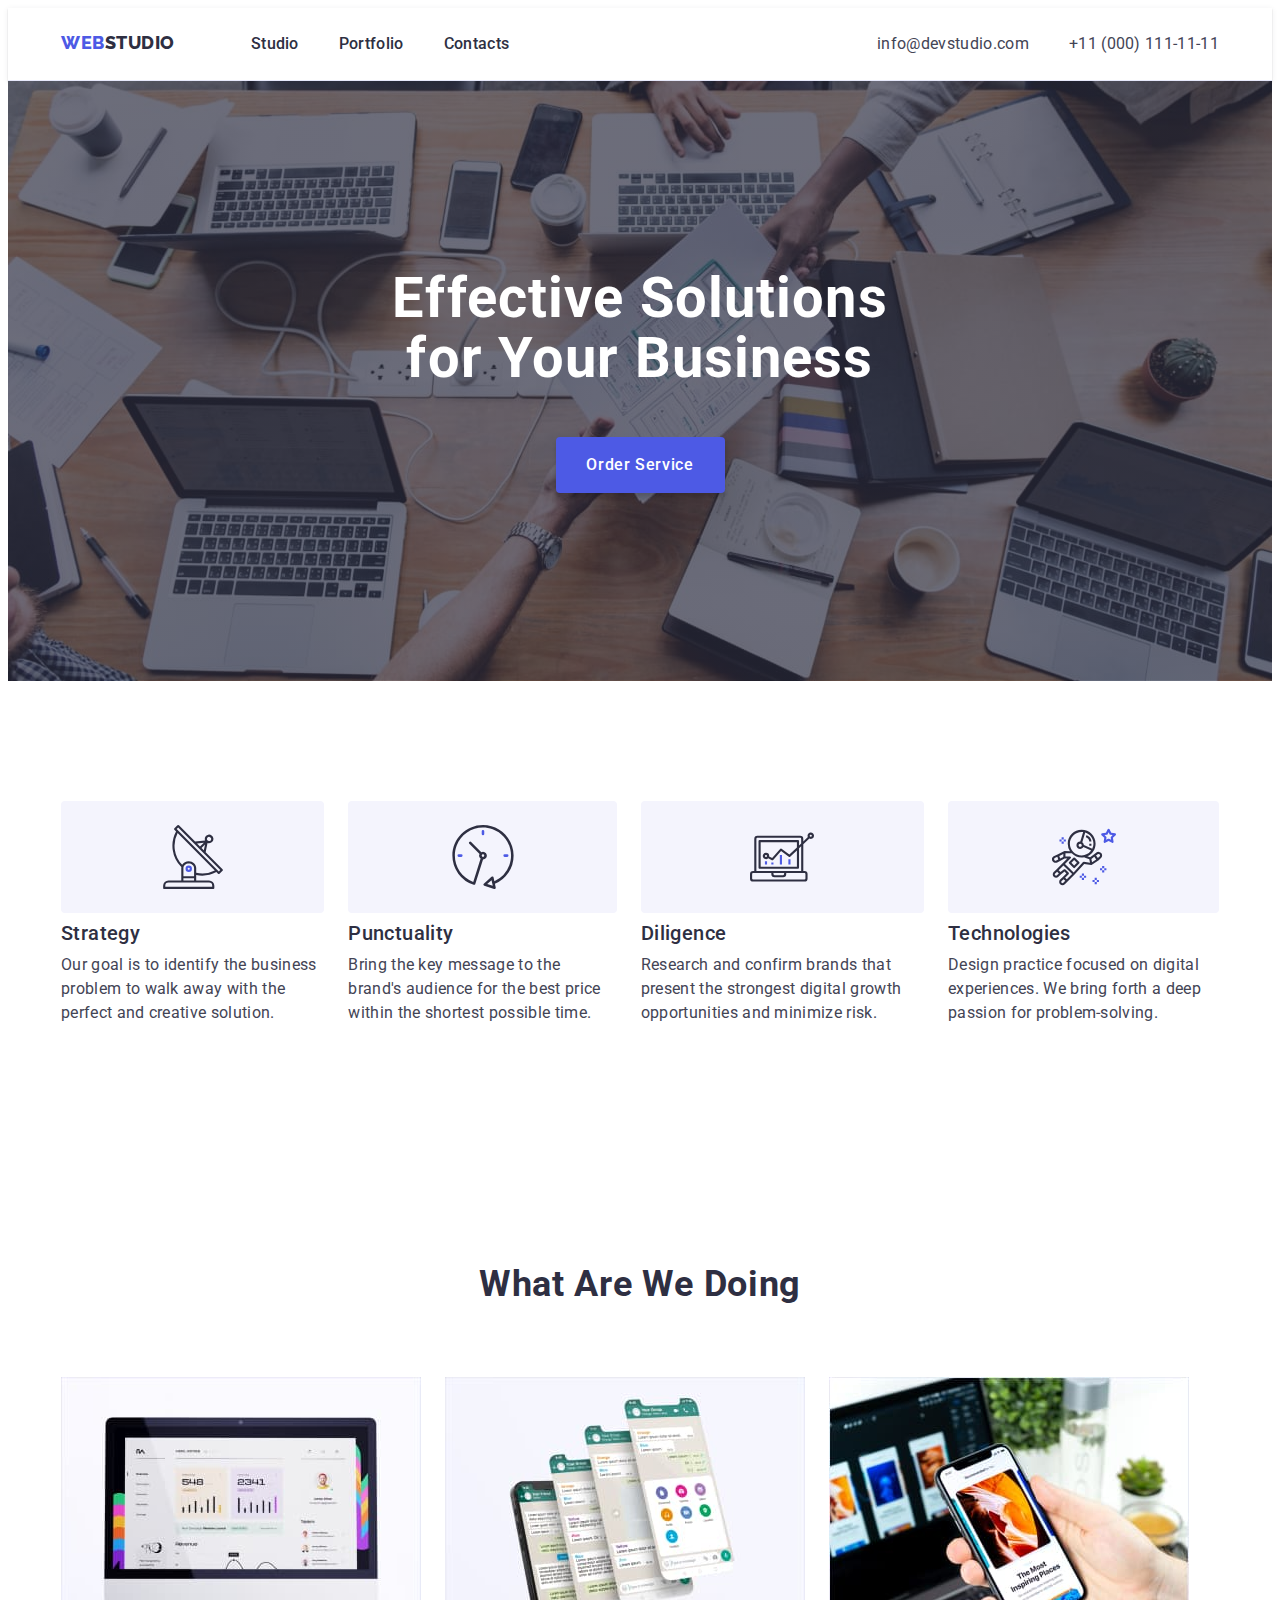
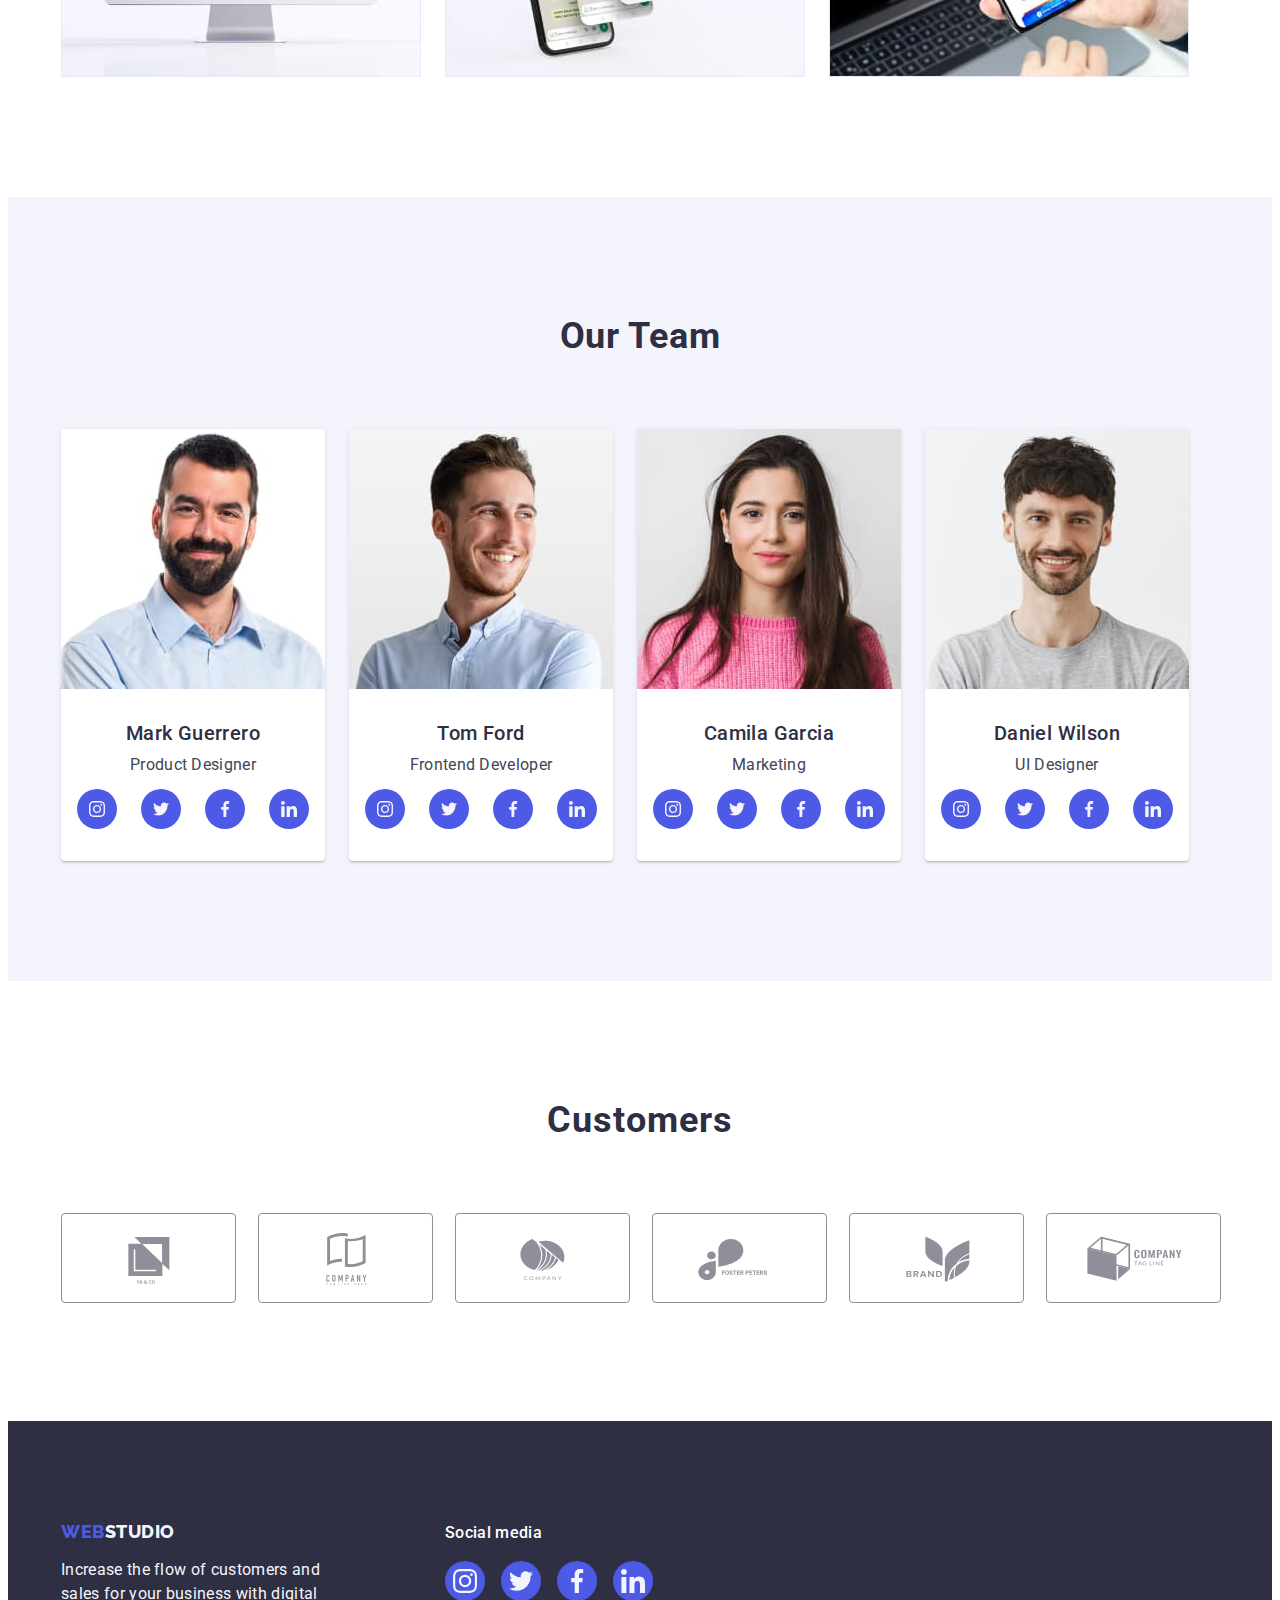
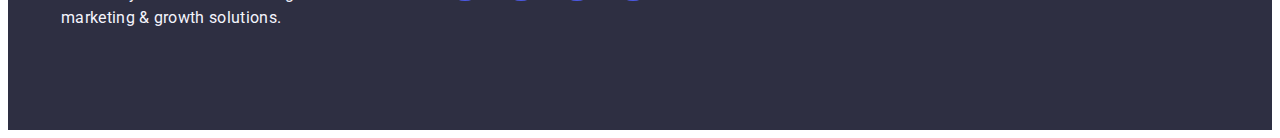
<file: index.html>
<!DOCTYPE html>
<html lang="en">
  <head>
    <meta charset="UTF-8" />
    <meta http-equiv="X-UA-Compatible" content="IE=edge" />
    <meta name="viewport" content="width=device-width, initial-scale=1.0" />
    <title>Document</title>
    <link rel="preconnect" href="https://fonts.googleapis.com" />
    <link rel="preconnect" href="https://fonts.gstatic.com" crossorigin />
    <link
      href="https://fonts.googleapis.com/css2?family=Raleway:wght@800&family=Roboto:wght@400;500;700;900&display=swap"
      rel="stylesheet"
    />
    <link
      rel="stylesheet"
      href="https://cdnjs.cloudflare.com/ajax/libs/modern-normalize/2.0.0/modern-normalize.min.css"
      integrity="sha512-4xo8blKMVCiXpTaLzQSLSw3KFOVPWhm/TRtuPVc4WG6kUgjH6J03IBuG7JZPkcWMxJ5huwaBpOpnwYElP/m6wg=="
      crossorigin="anonymous"
      referrerpolicy="no-referrer"
    />
    <link href="./css/styles.css" rel="stylesheet" />
  </head>
  <body>
    <header class="header">
      <div class="container">
        <nav class="header-nav">
          <a class="logo-link reset-link" href="./index.html"
            >WEB<span class="logo-sec-dark-color">STUDIO</span></a
          >
          <ul class="header-list reset-list">
            <li class="header-item">
              <a class="header-item-link reset-link" href="./index.html"
                >Studio</a
              >
            </li>
            <li class="header-item">
              <a class="header-item-link reset-link" href="./portfolio.html"
                >Portfolio</a
              >
            </li>
            <li class="header-item">
              <a class="header-item-link reset-link" href="">Contacts</a>
            </li>
          </ul>
        </nav>

        <address class="header-address">
          <ul class="header-address-list reset-list">
            <li class="header-address-item">
              <a
                class="header-address-link reset-link"
                href="mailto:info@devstudio.com"
                >info@devstudio.com</a
              >
            </li>
            <li class="header-address-item">
              <a class="header-address-link reset-link" href="tel:+110001111111"
                >+11 (000) 111-11-11</a
              >
            </li>
          </ul>
        </address>
      </div>
    </header>

    <main>
      <section class="hero">
        <div class="container">
          <h1 class="hero-title">Effective Solutions for Your Business</h1>
          <button type="button" class="hero-btn">Order Service</button>
        </div>
      </section>
      <section class="Features section">
        <div class="container">
          <h2 class="visually-hidden">Features</h2>
          <ul class="reset-list features-list">
            <li class="features-item">
              <div class="features-svg-container">
                <svg class="features-svg" width="64" height="64">
                  <use href="./images/icons.svg#icon-antenna-1"></use>
                </svg>
              </div>
              <h3 class="features-item-title">Strategy</h3>
              <p class="features-item-text">
                Our goal is to identify the business problem to walk away with
                the perfect and creative solution.
              </p>
            </li>
            <li class="features-item">
              <div class="features-svg-container">
                <svg class="features-svg" width="64" height="64">
                  <use href="./images/icons.svg#icon-clock-1"></use>
                </svg>
              </div>
              <h3 class="features-item-title">Punctuality</h3>
              <p class="features-item-text">
                Bring the key message to the brand's audience for the best price
                within the shortest possible time.
              </p>
            </li>
            <li class="features-item">
              <div class="features-svg-container">
                <svg class="features-svg" width="64" height="64">
                  <use href="./images/icons.svg#icon-diagram-1"></use>
                </svg>
              </div>
              <h3 class="features-item-title">Diligence</h3>
              <p class="features-item-text">
                Research and confirm brands that present the strongest digital
                growth opportunities and minimize risk.
              </p>
            </li>
            <li class="features-item">
              <div class="features-svg-container">
                <svg class="features-svg" width="64" height="64">
                  <use href="./images/icons.svg#icon-astronaut-1"></use>
                </svg>
              </div>
              <h3 class="features-item-title">Technologies</h3>
              <p class="features-item-text">
                Design practice focused on digital experiences. We bring forth a
                deep passion for problem-solving.
              </p>
            </li>
          </ul>
        </div>
      </section>
      <section class="examples section">
        <div class="container">
          <h2 class="examples-title">What are we doing</h2>
          <ul class="examples-list reset-list">
            <li class="examples-item">
              <img
                src="./images/img-1.jpg"
                alt="Algorithm design"
                width="360"
              />
            </li>
            <li class="examples-item">
              <img
                src="./images/img-2.jpg"
                alt="Work with mobile platforms"
                width="360"
              />
            </li>
            <li class="examples-item">
              <img
                src="./images/img-3.jpg"
                alt="Choosing the right color"
                width="360"
              />
            </li>
          </ul>
        </div>
      </section>
      <section class="team section">
        <div class="container">
          <h2 class="team-title">Our Team</h2>
          <ul class="team-list reset-list">
            <li class="team-item">
              <img src="./images/img-4.jpg" alt="Mark Guerrero" width="264" />
              <div class="team-item-container">
                <h3 class="team-item-title">Mark Guerrero</h3>
                <p class="team-item-text">Product Designer</p>
                <ul class="team-soc-list reset-list">
                  <li class="team-soc-item">
                    <a
                      class="team-soc-link reset-link"
                      target="_blank"
                      rel="no-referrer noopener"
                      href=""
                    >
                      <svg class="team-soc-icon" width="16" height="16">
                        <use href="./images/icons.svg#icon-instagram-2"></use>
                      </svg>
                    </a>
                  </li>
                  <li class="team-soc-item">
                    <a
                      class="team-soc-link reset-link"
                      target="_blank"
                      rel="no-referrer noopener"
                      href=""
                    >
                      <svg class="team-soc-icon" width="16" height="16">
                        <use href="./images/icons.svg#icon-twitter-1"></use>
                      </svg>
                    </a>
                  </li>
                  <li class="team-soc-item">
                    <a
                      class="team-soc-link reset-link"
                      target="_blank"
                      rel="no-referrer noopener"
                      href=""
                    >
                      <svg class="team-soc-icon" width="16" height="16">
                        <use href="./images/icons.svg#icon-facebook-1-1"></use>
                      </svg>
                    </a>
                  </li>
                  <li class="team-soc-item">
                    <a
                      class="team-soc-link reset-link"
                      target="_blank"
                      rel="no-referrer noopener"
                      href=""
                    >
                      <svg class="team-soc-icon" width="16" height="16">
                        <use href="./images/icons.svg#icon-linkedin-1-1"></use>
                      </svg>
                    </a>
                  </li>
                </ul>
              </div>
            </li>
            <li class="team-item">
              <img src="./images/img-5.jpg" alt="Tom Ford" width="264" />
              <div class="team-item-container">
                <h3 class="team-item-title">Tom Ford</h3>
                <p class="team-item-text">Frontend Developer</p>
                <ul class="team-soc-list reset-list">
                  <li class="team-soc-item">
                    <a
                      class="team-soc-link reset-link"
                      target="_blank"
                      rel="no-referrer noopener"
                      href=""
                    >
                      <svg class="team-soc-icon" width="16" height="16">
                        <use href="./images/icons.svg#icon-instagram-2"></use>
                      </svg>
                    </a>
                  </li>
                  <li class="team-soc-item">
                    <a
                      class="team-soc-link reset-link"
                      target="_blank"
                      rel="no-referrer noopener"
                      href=""
                    >
                      <svg class="team-soc-icon" width="16" height="16">
                        <use href="./images/icons.svg#icon-twitter-1"></use>
                      </svg>
                    </a>
                  </li>
                  <li class="team-soc-item">
                    <a
                      class="team-soc-link reset-link"
                      target="_blank"
                      rel="no-referrer noopener"
                      href=""
                    >
                      <svg class="team-soc-icon" width="16" height="16">
                        <use href="./images/icons.svg#icon-facebook-1-1"></use>
                      </svg>
                    </a>
                  </li>
                  <li class="team-soc-item">
                    <a
                      class="team-soc-link reset-link"
                      target="_blank"
                      rel="no-referrer noopener"
                      href=""
                    >
                      <svg class="team-soc-icon" width="16" height="16">
                        <use href="./images/icons.svg#icon-linkedin-1-1"></use>
                      </svg>
                    </a>
                  </li>
                </ul>
              </div>
            </li>
            <li class="team-item">
              <img src="./images/img-6.jpg" alt="Camila Garcia" width="264" />
              <div class="team-item-container">
                <h3 class="team-item-title">Camila Garcia</h3>
                <p class="team-item-text">Marketing</p>
                <ul class="team-soc-list reset-list">
                  <li class="team-soc-item">
                    <a
                      class="team-soc-link reset-link"
                      target="_blank"
                      rel="no-referrer noopener"
                      href=""
                    >
                      <svg class="team-soc-icon" width="16" height="16">
                        <use href="./images/icons.svg#icon-instagram-2"></use>
                      </svg>
                    </a>
                  </li>
                  <li class="team-soc-item">
                    <a
                      class="team-soc-link reset-link"
                      target="_blank"
                      rel="no-referrer noopener"
                      href=""
                    >
                      <svg class="team-soc-icon" width="16" height="16">
                        <use href="./images/icons.svg#icon-twitter-1"></use>
                      </svg>
                    </a>
                  </li>
                  <li class="team-soc-item">
                    <a
                      class="team-soc-link reset-link"
                      target="_blank"
                      rel="no-referrer noopener"
                      href=""
                    >
                      <svg class="team-soc-icon" width="16" height="16">
                        <use href="./images/icons.svg#icon-facebook-1-1"></use>
                      </svg>
                    </a>
                  </li>
                  <li class="team-soc-item">
                    <a
                      class="team-soc-link reset-link"
                      target="_blank"
                      rel="no-referrer noopener"
                      href=""
                    >
                      <svg class="team-soc-icon" width="16" height="16">
                        <use href="./images/icons.svg#icon-linkedin-1-1"></use>
                      </svg>
                    </a>
                  </li>
                </ul>
              </div>
            </li>
            <li class="team-item">
              <img src="./images/img-7.jpg" alt="Daniel Wilson" width="264" />
              <div class="team-item-container">
                <h3 class="team-item-title">Daniel Wilson</h3>
                <p class="team-item-text">UI Designer</p>
                <ul class="team-soc-list reset-list">
                  <li class="team-soc-item">
                    <a
                      class="team-soc-link reset-link"
                      target="_blank"
                      rel="no-referrer noopener"
                      href=""
                    >
                      <svg class="team-soc-icon" width="16" height="16">
                        <use href="./images/icons.svg#icon-instagram-2"></use>
                      </svg>
                    </a>
                  </li>
                  <li class="team-soc-item">
                    <a
                      class="team-soc-link reset-link"
                      target="_blank"
                      rel="no-referrer noopener"
                      href=""
                    >
                      <svg class="team-soc-icon" width="16" height="16">
                        <use href="./images/icons.svg#icon-twitter-1"></use>
                      </svg>
                    </a>
                  </li>
                  <li class="team-soc-item">
                    <a
                      class="team-soc-link reset-link"
                      target="_blank"
                      rel="no-referrer noopener"
                      href=""
                    >
                      <svg class="team-soc-icon" width="16" height="16">
                        <use href="./images/icons.svg#icon-facebook-1-1"></use>
                      </svg>
                    </a>
                  </li>
                  <li class="team-soc-item">
                    <a
                      class="team-soc-link reset-link"
                      target="_blank"
                      rel="no-referrer noopener"
                      href=""
                    >
                      <svg class="team-soc-icon" width="16" height="16">
                        <use href="./images/icons.svg#icon-linkedin-1-1"></use>
                      </svg>
                    </a>
                  </li>
                </ul>
              </div>
            </li>
          </ul>
        </div>
      </section>
      <section class="customers section">
        <div class="container">
          <h2 class="customers-title">Customers</h2>
          <ul class="customers-list reset-list">
            <li class="customers-item">
              <a
                class="customers-link reset-link"
                href=""
                target="_blank"
                rel="no-referrer noopener"
              >
                <svg class="customers-icon" width="104" height="56">
                  <use href="./images/icons.svg#icon-Logo"></use>
                </svg>
              </a>
            </li>
            <li class="customers-item">
              <a
                class="customers-link reset-link"
                href=""
                target="_blank"
                rel="no-referrer noopener"
              >
                <svg class="customers-icon" width="104" height="56">
                  <use href="./images/icons.svg#icon-Logo-1"></use>
                </svg>
              </a>
            </li>
            <li class="customers-item">
              <a
                class="customers-link reset-link"
                href=""
                target="_blank"
                rel="no-referrer noopener"
              >
                <svg class="customers-icon" width="104" height="56">
                  <use href="./images/icons.svg#icon-Logo-2"></use>
                </svg>
              </a>
            </li>
            <li class="customers-item">
              <a
                class="customers-link reset-link"
                href=""
                target="_blank"
                rel="no-referrer noopener"
              >
                <svg class="customers-icon" width="104" height="56">
                  <use href="./images/icons.svg#icon-Logo-3"></use>
                </svg>
              </a>
            </li>
            <li class="customers-item">
              <a
                class="customers-link reset-link"
                href=""
                target="_blank"
                rel="no-referrer noopener"
              >
                <svg class="customers-icon" width="104" height="56">
                  <use href="./images/icons.svg#icon-Logo-4"></use>
                </svg>
              </a>
            </li>
            <li class="customers-item">
              <a
                class="customers-link reset-link"
                href=""
                target="_blank"
                rel="no-referrer noopener"
              >
                <svg class="customers-icon" width="104" height="56">
                  <use href="./images/icons.svg#icon-Logo-5"></use>
                </svg>
              </a>
            </li>
          </ul>
        </div>
      </section>
    </main>
    <footer class="footer">
      <div class="container">
        <div class="right-div">
          <a class="logo-link reset-link" href="./index.html"
            >WEB<span class="logo-sec-light-color">STUDIO</span></a
          >
          <p class="footer-text">
            Increase the flow of customers and sales for your business with
            digital marketing & growth solutions.
          </p>
        </div>
        <div class="footer-soc-container">
          <p class="footer-soc-title">Social media</p>
          <ul class="footer-soc-list reset-list">
            <li class="footer-soc-item">
              <a
                class="footer-soc-link reset-link"
                target="_blank"
                rel="no-referrer noopener"
                href=""
              >
                <svg class="footer-soc-icon" width="24" height="24">
                  <use href="./images/icons.svg#icon-instagram-2"></use>
                </svg>
              </a>
            </li>
            <li class="footer-soc-item">
              <a
                class="footer-soc-link reset-link"
                target="_blank"
                rel="no-referrer noopener"
                href=""
              >
                <svg class="footer-soc-icon" width="24" height="24">
                  <use href="./images/icons.svg#icon-twitter-1"></use>
                </svg>
              </a>
            </li>
            <li class="footer-soc-item">
              <a
                class="footer-soc-link reset-link"
                target="_blank"
                rel="no-referrer noopener"
                href=""
              >
                <svg class="footer-soc-icon" width="24" height="24">
                  <use href="./images/icons.svg#icon-facebook-1-1"></use>
                </svg>
              </a>
            </li>
            <li class="footer-soc-item">
              <a
                class="footer-soc-link reset-link"
                target="_blank"
                rel="no-referrer noopener"
                href=""
              >
                <svg class="footer-soc-icon" width="24" height="24">
                  <use href="./images/icons.svg#icon-linkedin-1-1"></use>
                </svg>
              </a>
            </li>
          </ul>
        </div>
      </div>
    </footer>
  </body>
</html>
</file>
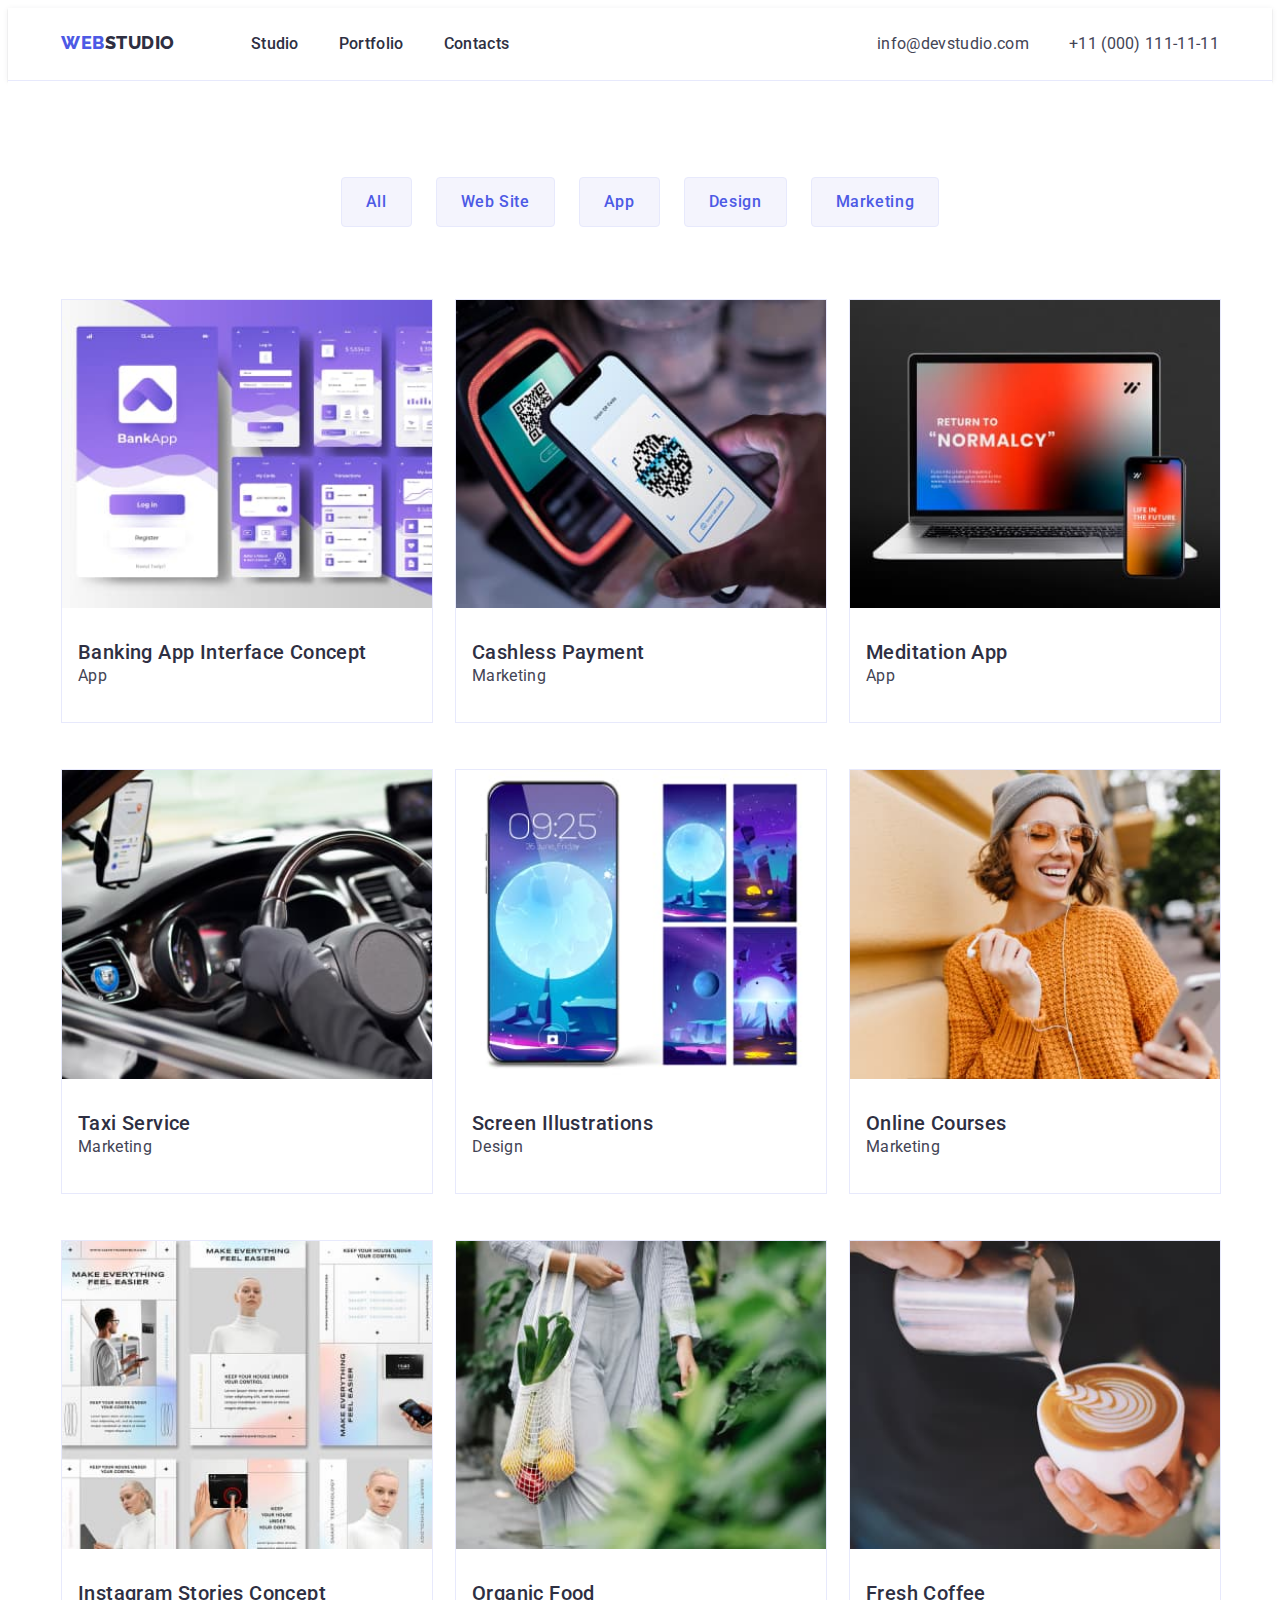
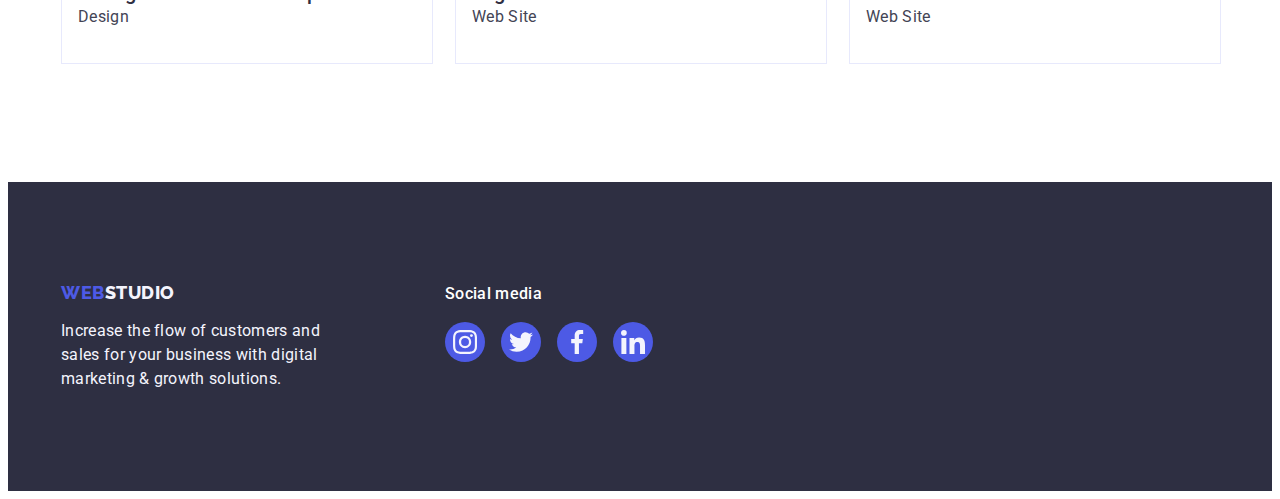
<file: portfolio.html>
<!DOCTYPE html>
<html lang="en">
  <head>
    <meta charset="UTF-8" />
    <meta http-equiv="X-UA-Compatible" content="IE=edge" />
    <meta name="viewport" content="width=device-width, initial-scale=1.0" />
    <title>Document</title>
    <link rel="preconnect" href="https://fonts.googleapis.com" />
    <link rel="preconnect" href="https://fonts.gstatic.com" crossorigin />
    <link
      href="https://fonts.googleapis.com/css2?family=Raleway:wght@800&family=Roboto:wght@400;500;700;900&display=swap"
      rel="stylesheet"
    />
    <link
      rel="stylesheet"
      href="https://cdnjs.cloudflare.com/ajax/libs/modern-normalize/2.0.0/modern-normalize.min.css"
      integrity="sha512-4xo8blKMVCiXpTaLzQSLSw3KFOVPWhm/TRtuPVc4WG6kUgjH6J03IBuG7JZPkcWMxJ5huwaBpOpnwYElP/m6wg=="
      crossorigin="anonymous"
      referrerpolicy="no-referrer"
    />
    <link href="./css/styles.css" rel="stylesheet" />
  </head>
  <body>
    <header class="header">
      <div class="container">
        <nav class="header-nav">
          <a class="logo-link reset-link" href="./index.html"
            >WEB<span class="logo-sec-dark-color">STUDIO</span></a
          >
          <ul class="header-list reset-list">
            <li class="header-item">
              <a class="header-item-link reset-link" href="./index.html"
                >Studio</a
              >
            </li>
            <li class="header-item">
              <a class="header-item-link reset-link" href="./portfolio.html"
                >Portfolio</a
              >
            </li>
            <li class="header-item">
              <a class="header-item-link reset-link" href="">Contacts</a>
            </li>
          </ul>
        </nav>

        <address class="header-address">
          <ul class="header-address-list reset-list">
            <li class="header-address-item">
              <a
                class="header-address-link reset-link"
                href="mailto:info@devstudio.com"
                >info@devstudio.com</a
              >
            </li>
            <li class="header-address-item">
              <a class="header-address-link reset-link" href="tel:+110001111111"
                >+11 (000) 111-11-11</a
              >
            </li>
          </ul>
        </address>
      </div>
    </header>

    <main>
      <section class="portfolio">
        <div class="container">
          <h1 class="portfolio-title visually-hidden">Portfolio</h1>
          <ul class="portfolio-btn-list reset-list">
            <li class="portfolio-btn-item">
              <button class="portfolio-btn" type="button">All</button>
            </li>
            <li class="portfolio-btn-item">
              <button class="portfolio-btn" type="button">Web Site</button>
            </li>
            <li class="portfolio-btn-item">
              <button class="portfolio-btn" type="button">App</button>
            </li>
            <li class="portfolio-btn-item">
              <button class="portfolio-btn" type="button">Design</button>
            </li>
            <li class="portfolio-btn-item">
              <button class="portfolio-btn" type="button">Marketing</button>
            </li>
          </ul>
          <ul class="portfolio-list reset-list">
            <li class="portfolio-item">
              <a href="" class="portfolio-item-link reset-link">
                <img
                  src="./images/img-portfolio-1.jpg"
                  alt="App example"
                  width="360"
                />
                <div class="portfolio-item-container">
                  <h2 class="portfolio-item-title">
                    Banking App Interface Concept
                  </h2>
                  <p class="portfolio-item-text">App</p>
                </div>
              </a>
            </li>
            <li class="portfolio-item">
              <a href="" class="portfolio-item-link reset-link">
                <img
                  src="./images/img-portfolio-2.jpg"
                  alt="Cashless Payment example"
                  width="360"
                />
                <div class="portfolio-item-container">
                  <h2 class="portfolio-item-title">Cashless Payment</h2>
                  <p class="portfolio-item-text">Marketing</p>
                </div>
              </a>
            </li>
            <li class="portfolio-item">
              <a href="" class="portfolio-item-link reset-link">
                <img
                  src="./images/img-portfolio-3.jpg"
                  alt="App example"
                  width="360"
                />
                <div class="portfolio-item-container">
                  <h2 class="portfolio-item-title">Meditation App</h2>
                  <p class="portfolio-item-text">App</p>
                </div>
              </a>
            </li>
            <li class="portfolio-item">
              <a href="" class="portfolio-item-link reset-link">
                <img
                  src="./images/img-portfolio-4.jpg"
                  alt="Taxi Service example"
                  width="360"
                />
                <div class="portfolio-item-container">
                  <h2 class="portfolio-item-title">Taxi Service</h2>
                  <p class="portfolio-item-text">Marketing</p>
                </div>
              </a>
            </li>
            <li class="portfolio-item">
              <a href="" class="portfolio-item-link reset-link">
                <img
                  src="./images/img-portfolio-5.jpg"
                  alt="Design example"
                  width="360"
                />
                <div class="portfolio-item-container">
                  <h2 class="portfolio-item-title">Screen Illustrations</h2>
                  <p class="portfolio-item-text">Design</p>
                </div>
              </a>
            </li>
            <li class="portfolio-item">
              <a href="" class="portfolio-item-link reset-link">
                <img
                  src="./images/img-portfolio-6.jpg"
                  alt="Marketing example"
                  width="360"
                />
                <div class="portfolio-item-container">
                  <h2 class="portfolio-item-title">Online Courses</h2>
                  <p class="portfolio-item-text">Marketing</p>
                </div>
              </a>
            </li>
            <li class="portfolio-item">
              <a href="" class="portfolio-item-link reset-link">
                <img
                  src="./images/img-portfolio-7.jpg"
                  alt="Design example"
                  width="360"
                />
                <div class="portfolio-item-container">
                  <h2 class="portfolio-item-title">
                    Instagram Stories Concept
                  </h2>
                  <p class="portfolio-item-text">Design</p>
                </div>
              </a>
            </li>
            <li class="portfolio-item">
              <a href="" class="portfolio-item-link reset-link">
                <img
                  src="./images/img-portfolio-8.jpg"
                  alt="Organic Food"
                  width="360"
                />
                <div class="portfolio-item-container">
                  <h2 class="portfolio-item-title">Organic Food</h2>
                  <p class="portfolio-item-text">Web Site</p>
                </div>
              </a>
            </li>
            <li class="portfolio-item">
              <a href="" class="portfolio-item-link reset-link">
                <img
                  src="./images/img-portfolio-9.jpg"
                  alt="Fresh Coffee"
                  width="360"
                />
                <div class="portfolio-item-container">
                  <h2 class="portfolio-item-title">Fresh Coffee</h2>
                  <p class="portfolio-item-text">Web Site</p>
                </div>
              </a>
            </li>
          </ul>
        </div>
      </section>
    </main>
    <footer class="footer">
      <div class="container">
        <div class="right-div">
          <a class="logo-link reset-link" href="./index.html"
            >WEB<span class="logo-sec-light-color">STUDIO</span></a
          >
          <p class="footer-text">
            Increase the flow of customers and sales for your business with
            digital marketing & growth solutions.
          </p>
        </div>
        <div class="footer-soc-container">
          <p class="footer-soc-title">Social media</p>
          <ul class="footer-soc-list reset-list">
            <li class="footer-soc-item">
              <a
                class="footer-soc-link reset-link"
                target="_blank"
                rel="no-referrer noopener"
                href=""
              >
                <svg class="footer-soc-icon" width="24" height="24">
                  <use href="./images/icons.svg#icon-instagram-2"></use>
                </svg>
              </a>
            </li>
            <li class="footer-soc-item">
              <a
                class="footer-soc-link reset-link"
                target="_blank"
                rel="no-referrer noopener"
                href=""
              >
                <svg class="footer-soc-icon" width="24" height="24">
                  <use href="./images/icons.svg#icon-twitter-1"></use>
                </svg>
              </a>
            </li>
            <li class="footer-soc-item">
              <a
                class="footer-soc-link reset-link"
                target="_blank"
                rel="no-referrer noopener"
                href=""
              >
                <svg class="footer-soc-icon" width="24" height="24">
                  <use href="./images/icons.svg#icon-facebook-1-1"></use>
                </svg>
              </a>
            </li>
            <li class="footer-soc-item">
              <a
                class="footer-soc-link reset-link"
                target="_blank"
                rel="no-referrer noopener"
                href=""
              >
                <svg class="footer-soc-icon" width="24" height="24">
                  <use href="./images/icons.svg#icon-linkedin-1-1"></use>
                </svg>
              </a>
            </li>
          </ul>
        </div>
      </div>
    </footer>
  </body>
</html>
</file>
<file: css/styles.css>
:root {
  --primary-brand-color: #4d5ae5;
  --pressed-state-color: #404bbf;
  --dark-color: #2e2f42;
  --success-color: #31d0aa;
  --text-color: #434455;
  --subtle-text-color: #8e8f99;
  --accent-color: #e7e9fc;
  --light-color: #f4f4fd;
  --modal-overlay-color: rgba(46, 47, 66, 0.4);
  --white-color: #ffffff;
  --hero-background-color: rgba(46, 47, 66, 0.7);
  --white-background-color: #ffffff;
  --modal-background-color: #fcfcfc;

  --main-font-family: 'Roboto', sans-serif;
  --secondary-font-family: 'Raleway', sans-serif;
}

body {
  font-family: var(--main-font-family);
  color: var(--text-color);
}

p,
h1,
h2,
h3,
h4,
h5,
h6 {
  margin: 0;
}

ul,
ol {
  margin: 0;
  padding: 0;
}

img {
  display: block;
}

.reset-link {
  text-decoration: none;
  color: inherit;
}
.reset-list {
  list-style: none;
}

.section {
  padding-top: 120px;
  padding-bottom: 120px;
}
.container {
  width: 1158px;
  padding-left: 15px;
  padding-right: 15px;
  margin: 0 auto;
}

.visually-hidden {
  position: absolute;
  width: 1px;
  height: 1px;
  margin: -1px;
  border: 0;
  padding: 0;
  white-space: nowrap;
  clip-path: inset(100%);
  clip: rect(0 0 0 0);
  overflow: hidden;
}

/*================== HEADER ===============*/
.header {
  background: var(--white-background-color);
  border-bottom: 1px solid var(--accent-color);
  box-shadow: 0px 2px 1px rgba(46, 47, 66, 0.08),
    0px 1px 1px rgba(46, 47, 66, 0.16), 0px 1px 6px rgba(46, 47, 66, 0.08);
}
.header > .container {
  display: flex;
  align-items: center;
}
.header-nav {
  display: flex;
  padding-top: 24px;
  padding-bottom: 24px;
}
.logo-link {
  margin-right: 76px;
  font-family: var(--secondary-font-family);
  font-weight: 800;
  font-size: 18px;
  line-height: 1.17;
  align-items: center;
  letter-spacing: 0.03em;
  text-transform: uppercase;
  color: var(--primary-brand-color);
}
.logo-sec-dark-color {
  color: var(--dark-color);
}
.header-list {
  display: flex;
  gap: 40px;
}
.header-item {
  font-weight: 500;
  font-size: 16px;
  line-height: 1.5;
  letter-spacing: 0.02em;
  color: var(--dark-color);
}

.header-item-link {
}

.header-item-link:hover,
.header-item-link:focus {
  color: var(--primary-brand-color);
}

.header-address {
  font-style: normal;
  margin-left: auto;
}
.header-address-list {
  display: flex;
  gap: 40px;
}
.header-address-item {
  font-size: 16px;
  line-height: 1.5;
  letter-spacing: 0.02em;
}
.header-address-link {
}

.header-address-link:hover,
.header-address-link:focus {
  color: var(--primary-brand-color);
}

/*================== HERO ===============*/

.hero {
  margin: 0 auto;
  background-image: linear-gradient(
      var(--hero-background-color),
      var(--hero-background-color)
    ),
    url(../images/people-office.jpg);
  background-repeat: no-repeat;
  background-position: center;
  background-size: cover;
  max-width: 1440px;
  padding-top: 188px;
  padding-bottom: 188px;
}

.hero > .container {
  display: flex;
  flex-direction: column;
  align-items: center;
}

.hero-title {
  width: 496px;
  margin-bottom: 48px;
  font-size: 56px;
  line-height: 1.07;
  text-align: center;
  letter-spacing: 0.02em;
  color: var(--white-color);
}

.hero-btn {
  height: 56px;
  min-width: 169px;
  font-family: inherit;
  font-weight: 500;
  font-size: 16px;
  line-height: 1.5;
  letter-spacing: 0.04em;
  color: var(--white-color);
  background: var(--primary-brand-color);
  cursor: pointer;

  box-shadow: 0px 4px 4px rgba(0, 0, 0, 0.15);
  border-radius: 4px;
  border-color: transparent;
}

.hero-btn:hover,
.hero-btn:focus {
  background: var(--pressed-state-color);
}

/*================== Features ===============*/

.Features {
  background: var(--white-background-color);
}
.features-list {
  display: flex;
  gap: 24px;
}
.features-item {
  width: calc((100%-72) / 4);
}

.features-svg-container {
  display: flex;
  justify-content: center;
  align-items: center;
  padding-top: 24px;
  padding-bottom: 24px;
  background: #f4f4fd;
  border-radius: 4px;
  margin-bottom: 8px;
}

.features-svg {
}

.features-item-title {
  margin-bottom: 8px;
  font-weight: 500;
  font-size: 20px;
  line-height: 1.2;
  letter-spacing: 0.02em;
  color: var(--dark-color);
}
.features-item-text {
  font-size: 16px;
  line-height: 1.5;
  letter-spacing: 0.02em;
}

/*================== examples ===============*/

.examples {
  background: var(--white-background-color);
}
.examples-title {
  margin-bottom: 72px;
  font-size: 36px;
  line-height: 1.11;
  text-align: center;
  letter-spacing: 0.02em;
  text-transform: capitalize;
  color: var(--dark-color);
}
.examples-list {
  display: flex;
  gap: 24px;
}

.examples-item {
}

/*================== Our Team ===============*/
.team {
  background: var(--light-color);
}
.team-title {
  margin-bottom: 72px;
  font-size: 36px;
  line-height: 1.11;
  text-align: center;
  letter-spacing: 0.02em;
  text-transform: capitalize;
  color: var(--dark-color);
}

.team-list {
  display: flex;
  gap: 24px;
}
.team-item {
  width: calc((100%-24 * 3) / 4);
  background: var(--white-background-color);
  box-shadow: 0px 1px 6px rgba(46, 47, 66, 0.08),
    0px 1px 1px rgba(46, 47, 66, 0.16), 0px 2px 1px rgba(46, 47, 66, 0.08);
  border-radius: 0px 0px 4px 4px;
}

.team-item-container {
  padding-top: 32px;
  padding-bottom: 32px;
}

.team-item-title {
  margin-bottom: 8px;
  font-weight: 500;
  font-size: 20px;
  line-height: 1.2;
  text-align: center;
  letter-spacing: 0.02em;
  color: var(--dark-color);
}

.team-item-text {
  font-size: 16px;
  line-height: 1.5;
  text-align: center;
  letter-spacing: 0.02em;
  margin-bottom: 12px;
}

.team-soc-list {
  display: flex;
  justify-content: center;
  gap: 24px;
}

.team-soc-item {
  width: 40px;
  height: 40px;
}
.team-soc-link {
  width: 100%;
  height: 100%;
  background-color: var(--primary-brand-color);
  border-radius: 50%;
  display: flex;
  align-items: center;
  justify-content: center;
}
.team-soc-link:hover,
.team-soc-link:focus {
  background-color: var(--pressed-state-color);
}

.team-soc-icon {
  fill: var(--light-color);
}

/*================== customers ===============*/

.customers {
}

.customers-title {
  font-size: 36px;
  line-height: 1.11;
  text-align: center;
  letter-spacing: 0.03em;
  color: var(--dark-color);
  margin-bottom: 72px;
}
.customers-list {
  display: flex;
  gap: 24px;
}

.customers-item {
  height: 88px;
  width: calc((100% - 5 * 24px) / 6);
}

.customers-link {
  width: 100%;
  height: 100%;
  border: 1px solid var(--subtle-text-color);
  border-radius: 4px;
  display: flex;
  align-items: center;
  justify-content: center;
  color: var(--subtle-text-color);
}

.customers-icon {
  fill: currentColor;
}

.customers-link:hover,
.customers-link:focus {
  border-color: var(--pressed-state-color);
  color: var(--pressed-state-color);
}
/*================== Footer ===============*/
.footer {
  background: var(--dark-color);
  padding-top: 100px;
  padding-bottom: 100px;
}

.footer > .container {
  display: flex;
  align-items: baseline;
}

.right-div {
  margin-right: 120px;
}

.footer > .logo-link {
  margin-right: 0;
}

.logo-sec-light-color {
  color: var(--light-color);
}
.footer-text {
  width: 264px;
  margin-top: 16px;
  font-size: 16px;
  line-height: 1.5;
  letter-spacing: 0.02em;
  color: var(--light-color);
}

.footer-soc-container {
}
.footer-soc-title {
  font-weight: 500;
  font-size: 16px;
  line-height: 1.5;
  letter-spacing: 0.02em;
  color: var(--white-color);
  margin-bottom: 16px;
}
.footer-soc-list {
  display: flex;
  gap: 16px;
}

.footer-soc-item {
  width: 40px;
  height: 40px;
}

.footer-soc-link {
  width: 100%;
  height: 100%;
  background: var(--primary-brand-color);
  border-radius: 50%;
  display: flex;
  align-items: center;
  justify-content: center;
}

.footer-soc-icon {
  fill: var(--light-color);
}

.footer-soc-link:hover,
.footer-soc-link:focus {
  background-color: var(--success-color);
}

/*================Portfolio==============*/
.portfolio {
  background: var(--white-background-color);
  padding-top: 96px;
  padding-bottom: 120px;
}
.portfolio-title {
}
.portfolio-btn-list {
  display: flex;
  justify-content: center;
  gap: 24px;
  margin-bottom: 72px;
}
.portfolio-btn-item {
}
.portfolio-btn {
  padding: 12px 24px;
  font-family: inherit;
  font-weight: 500;
  font-size: 16px;
  line-height: 1.5;
  text-align: center;
  letter-spacing: 0.04em;
  color: var(--primary-brand-color);
  background: var(--light-color);
  cursor: pointer;
  border: 1px solid var(--accent-color);
  border-radius: 4px;
}

.portfolio-btn:hover,
.portfolio-btn:focus {
  color: var(--white-color);
  background: var(--pressed-state-color);
  box-shadow: 0px 3px 1px rgba(0, 0, 0, 0.1), 0px 2px 1px rgba(0, 0, 0, 0.08),
    0px 2px 2px rgba(0, 0, 0, 0.12);
  border-radius: 4px;
  border: 1px solid var(--pressed-state-color);
}

.portfolio-list {
  display: flex;
  flex-wrap: wrap;
  gap: 48px 24px;
}
.portfolio-item {
  width: calc((100% - 24px * 2) / 3);
}

.portfolio-item-link {
  display: block;
  width: 100%;
  height: 100%;
  border: 1px solid var(--accent-color);
}

.portfolio-item-link:hover,
.portfolio-item-link:focus {
  border: 1px solid #f4f4fd;
  box-shadow: 0px 1px 6px rgba(46, 47, 66, 0.08),
    0px 1px 1px rgba(46, 47, 66, 0.16), 0px 2px 1px rgba(46, 47, 66, 0.08);
}

.portfolio-item-link > img {
  margin-bottom: 32px;
  width: 100%;
}

.portfolio-item-container {
  padding-left: 16px;
  padding-right: 16px;
}

.portfolio-item-title {
  font-weight: 500;
  font-size: 20px;
  line-height: 1.2;
  letter-spacing: 0.02em;
  color: var(--dark-color);
}
.portfolio-item-text {
  font-size: 16px;
  line-height: 1.5;
  letter-spacing: 0.02em;
  padding-bottom: 32px;
}
</file>
